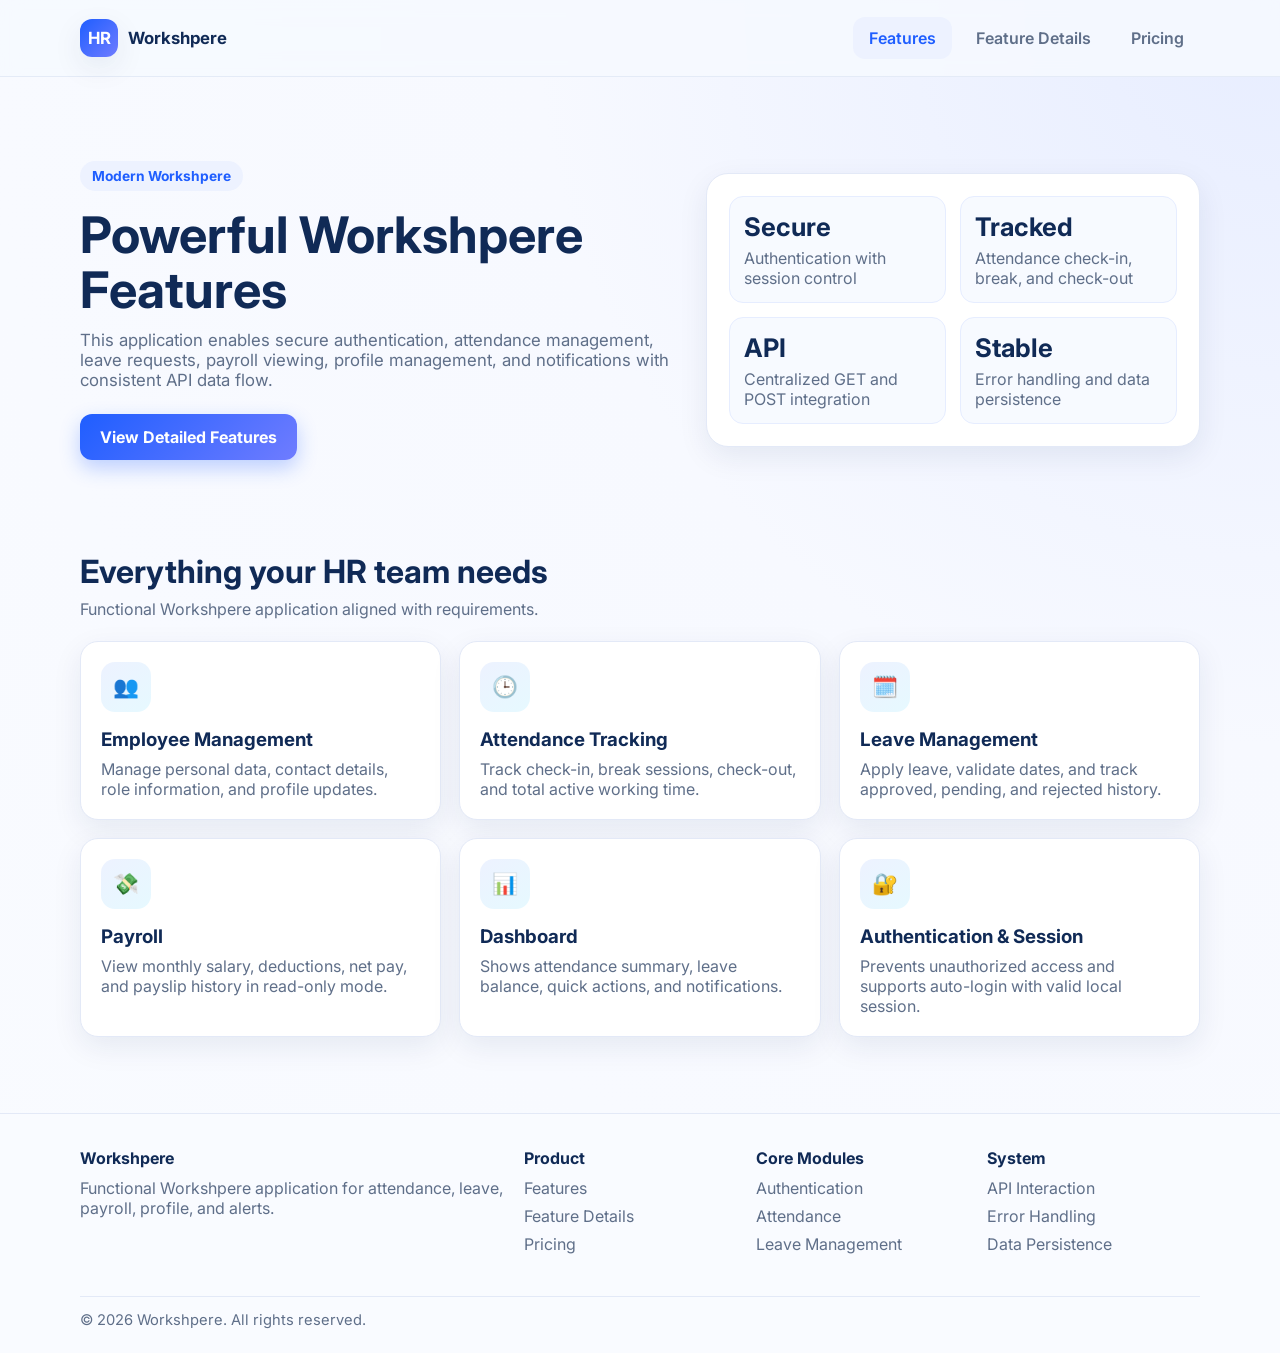
<file: index.html>
<!doctype html>
<html lang="en">
  <head>
    <meta charset="UTF-8" />
    <meta name="viewport" content="width=device-width, initial-scale=1.0" />
    <title>Workshpere - Powerful Workshpere Features</title>
    <link rel="preconnect" href="https://fonts.googleapis.com" />
    <link rel="preconnect" href="https://fonts.gstatic.com" crossorigin />
    <link
      href="https://fonts.googleapis.com/css2?family=Inter:wght@400;500;600;700;800&display=swap"
      rel="stylesheet"
    />
    <link rel="stylesheet" href="styles.css" />
  </head>
  <body>
    <header class="site-header">
      <div class="container navbar">
        <a class="brand" href="index.html">
          <span class="brand-badge">HR</span>
          Workshpere
        </a>
        <nav class="nav-links">
          <a class="active" href="index.html">Features</a>
          <a href="feature-details.html">Feature Details</a>
          <a href="pricing.html">Pricing</a>
        </nav>
      </div>
    </header>

    <main>
      <section class="hero">
        <div class="container hero-grid">
          <div>
            <span class="pill">Modern Workshpere</span>
            <h1>Powerful Workshpere Features</h1>
            <p class="lead">
              This application enables secure authentication, attendance management, leave
              requests, payroll viewing, profile management, and notifications with consistent API
              data flow.
            </p>
            <a class="btn btn-primary" href="feature-details.html">View Detailed Features</a>
          </div>
          <aside class="hero-card">
            <div class="metric-grid">
              <div class="metric">
                <h3>Secure</h3>
                <p>Authentication with session control</p>
              </div>
              <div class="metric">
                <h3>Tracked</h3>
                <p>Attendance check-in, break, and check-out</p>
              </div>
              <div class="metric">
                <h3>API</h3>
                <p>Centralized GET and POST integration</p>
              </div>
              <div class="metric">
                <h3>Stable</h3>
                <p>Error handling and data persistence</p>
              </div>
            </div>
          </aside>
        </div>
      </section>

      <section>
        <div class="container">
          <div class="section-head">
            <h2 class="section-title">Everything your HR team needs</h2>
            <p class="section-subtitle">
            Functional Workshpere application aligned with requirements.
            </p>
          </div>
          <div class="feature-grid">
            <article class="card">
              <div class="icon">👥</div>
              <h3>Employee Management</h3>
              <p>Manage personal data, contact details, role information, and profile updates.</p>
            </article>
            <article class="card">
              <div class="icon">🕒</div>
              <h3>Attendance Tracking</h3>
              <p>Track check-in, break sessions, check-out, and total active working time.</p>
            </article>
            <article class="card">
              <div class="icon">🗓️</div>
              <h3>Leave Management</h3>
              <p>Apply leave, validate dates, and track approved, pending, and rejected history.</p>
            </article>
            <article class="card">
              <div class="icon">💸</div>
              <h3>Payroll</h3>
              <p>View monthly salary, deductions, net pay, and payslip history in read-only mode.</p>
            </article>
            <article class="card">
              <div class="icon">📊</div>
              <h3>Dashboard</h3>
              <p>Shows attendance summary, leave balance, quick actions, and notifications.</p>
            </article>
            <article class="card">
              <div class="icon">🔐</div>
              <h3>Authentication & Session</h3>
              <p>Prevents unauthorized access and supports auto-login with valid local session.</p>
            </article>
          </div>
        </div>
      </section>
    </main>

    <footer class="site-footer">
      <div class="container footer-grid">
        <div>
          <h4>Workshpere</h4>
          <p>Functional Workshpere application for attendance, leave, payroll, profile, and alerts.</p>
        </div>
        <div>
          <h4>Product</h4>
          <a href="index.html">Features</a>
          <a href="feature-details.html">Feature Details</a>
          <a href="pricing.html">Pricing</a>
        </div>
        <div>
          <h4>Core Modules</h4>
          <a href="feature-details.html">Authentication</a>
          <a href="feature-details.html">Attendance</a>
          <a href="feature-details.html">Leave Management</a>
        </div>
        <div>
          <h4>System</h4>
          <a href="feature-details.html">API Interaction</a>
          <a href="feature-details.html">Error Handling</a>
          <a href="feature-details.html">Data Persistence</a>
        </div>
      </div>
      <div class="container copyright">© 2026 Workshpere. All rights reserved.</div>
    </footer>
  </body>
</html>
</file>
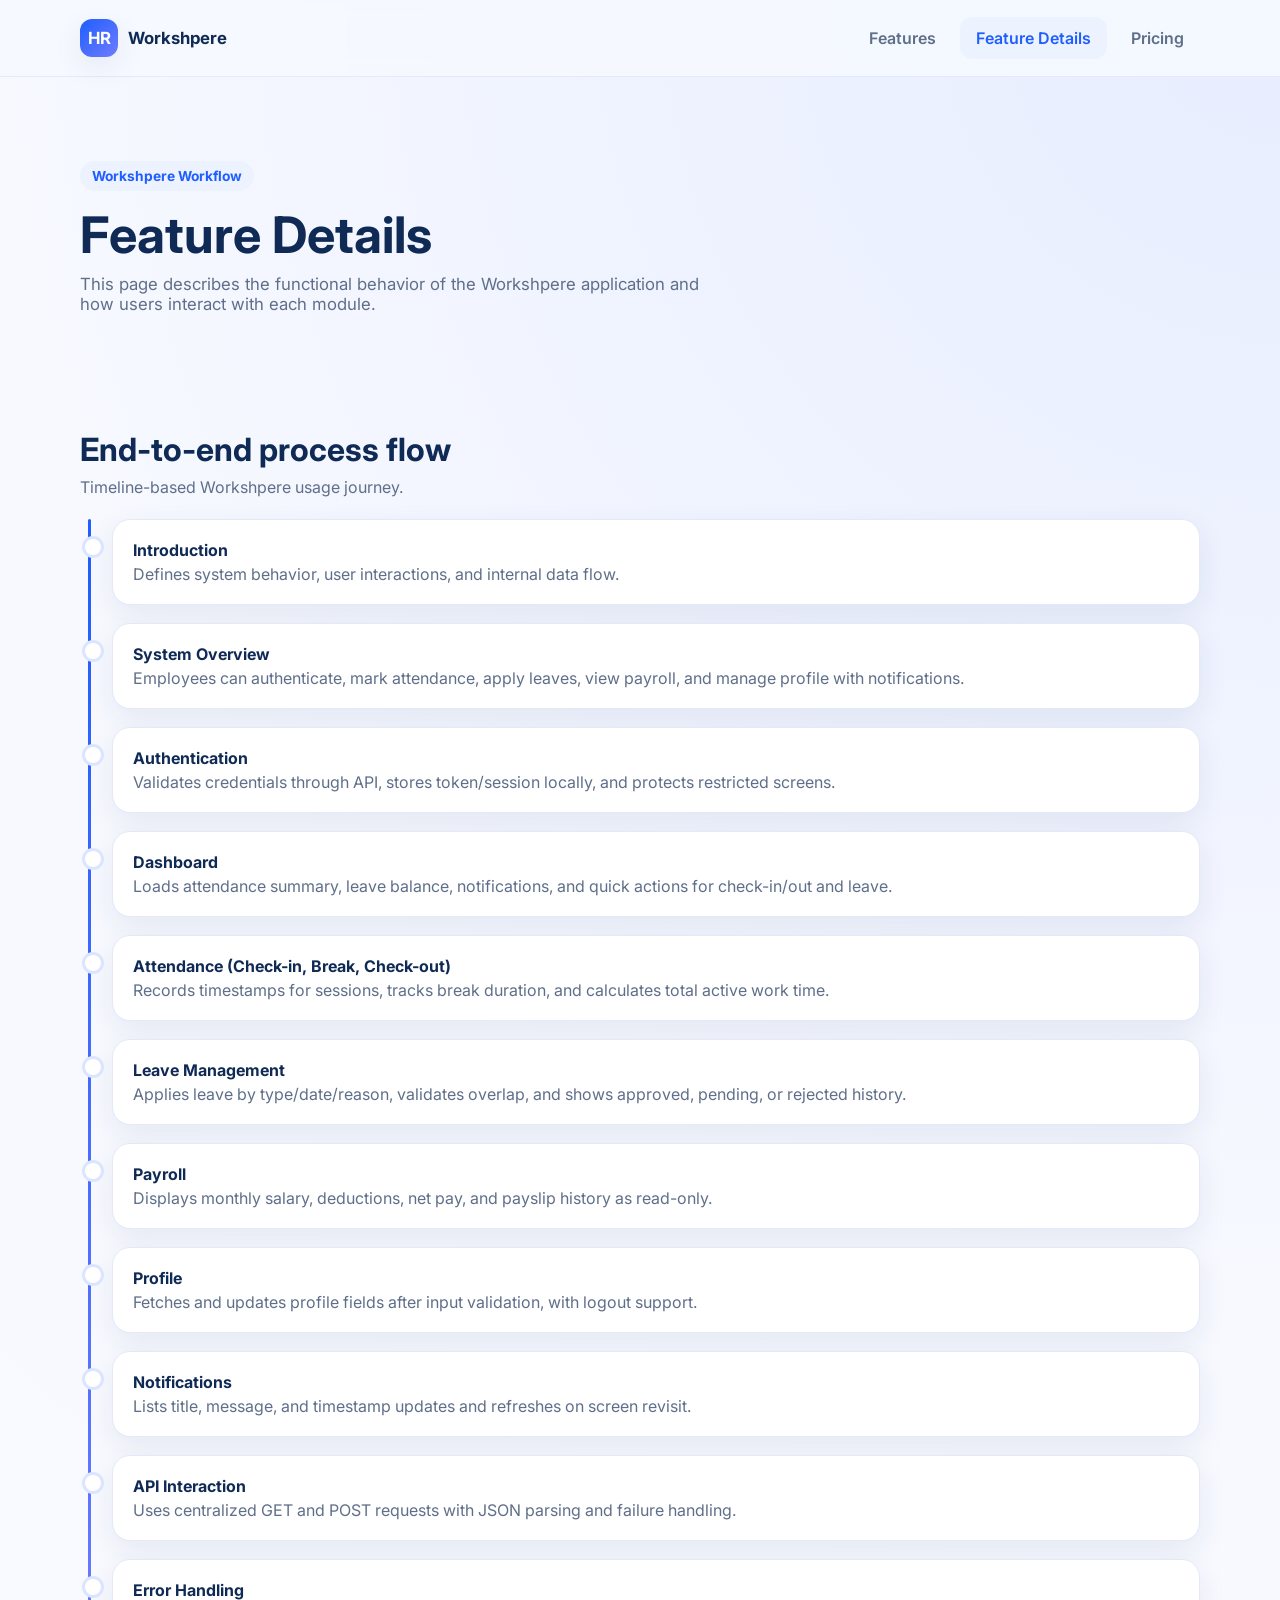
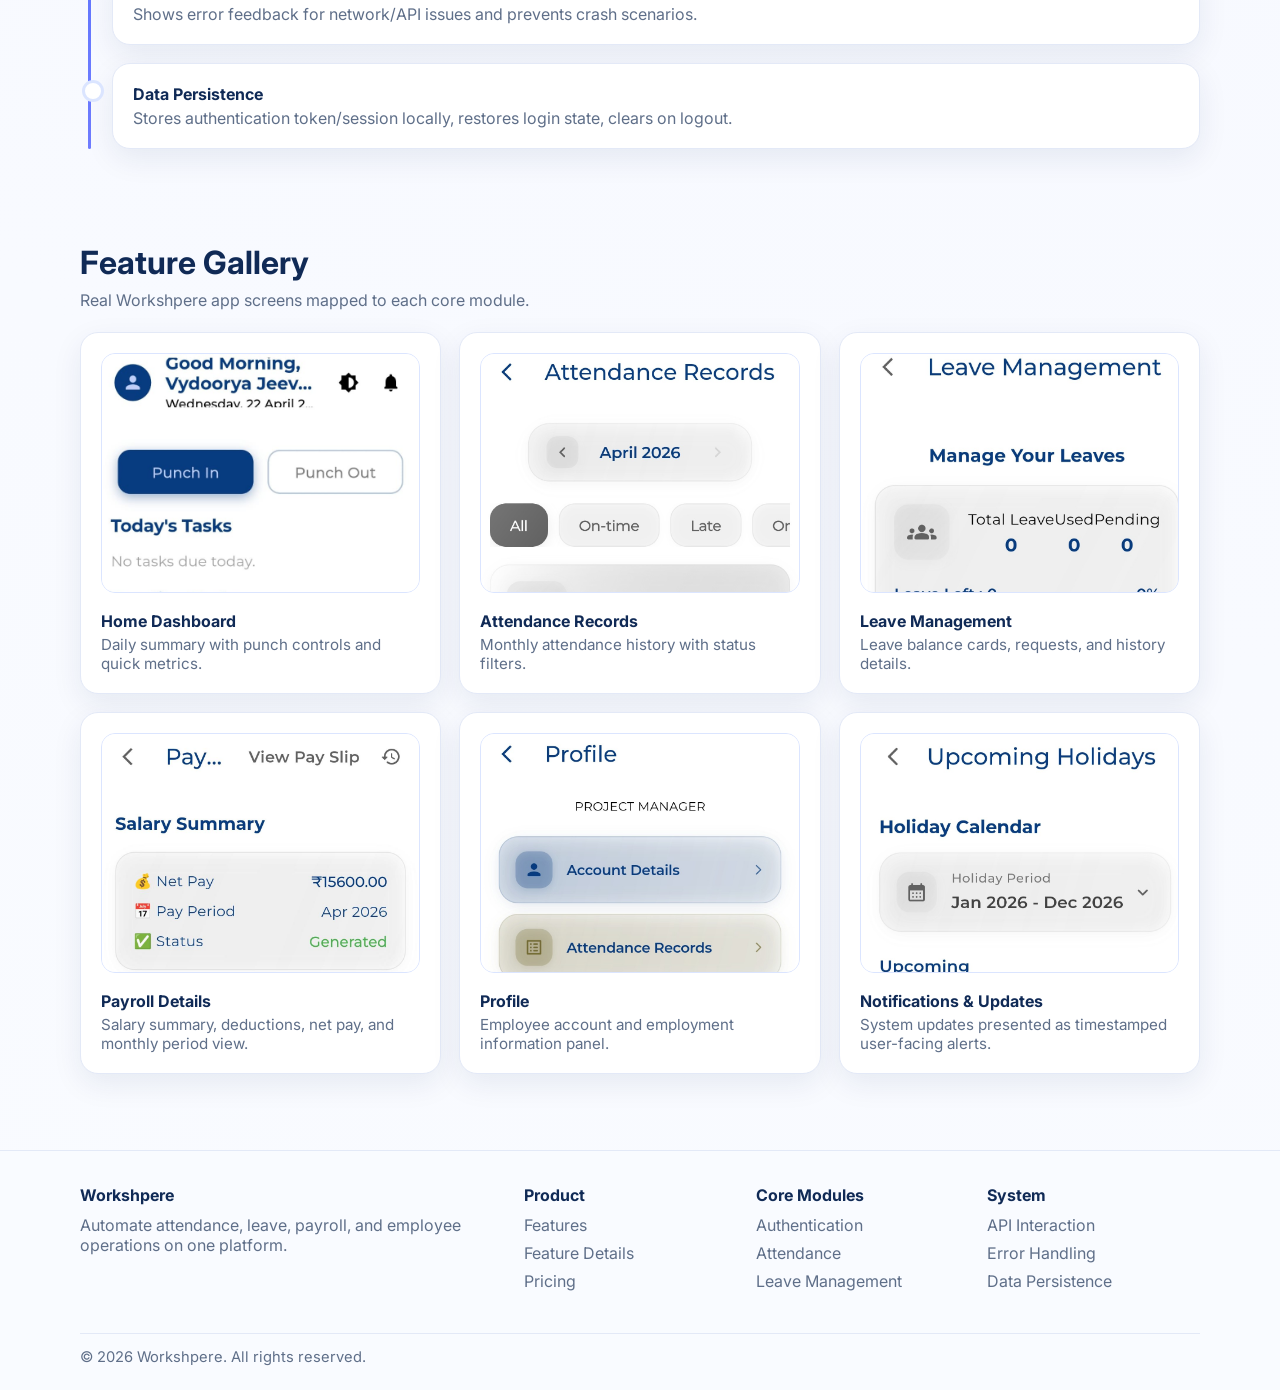
<file: feature-details.html>
<!doctype html>
<html lang="en">
  <head>
    <meta charset="UTF-8" />
    <meta name="viewport" content="width=device-width, initial-scale=1.0" />
    <title>Workshpere - Feature Details</title>
    <link rel="preconnect" href="https://fonts.googleapis.com" />
    <link rel="preconnect" href="https://fonts.gstatic.com" crossorigin />
    <link
      href="https://fonts.googleapis.com/css2?family=Inter:wght@400;500;600;700;800&display=swap"
      rel="stylesheet"
    />
    <link rel="stylesheet" href="styles.css" />
  </head>
  <body>
    <header class="site-header">
      <div class="container navbar">
        <a class="brand" href="index.html">
          <span class="brand-badge">HR</span>
          Workshpere
        </a>
        <nav class="nav-links">
          <a href="index.html">Features</a>
          <a class="active" href="feature-details.html">Feature Details</a>
          <a href="pricing.html">Pricing</a>
        </nav>
      </div>
    </header>

    <main>
      <section class="hero">
        <div class="container">
          <span class="pill">Workshpere Workflow</span>
          <h1>Feature Details</h1>
          <p class="lead">
            This page describes the functional behavior of the Workshpere application and how users
            interact with each module.
          </p>
        </div>
      </section>

      <section>
        <div class="container">
          <div class="section-head">
            <h2 class="section-title">End-to-end process flow</h2>
            <p class="section-subtitle">Timeline-based Workshpere usage journey.</p>
          </div>
          <div class="timeline">
            <article class="card step">
              <strong>Introduction</strong>
              <p>Defines system behavior, user interactions, and internal data flow.</p>
            </article>
            <article class="card step">
              <strong>System Overview</strong>
              <p>
                Employees can authenticate, mark attendance, apply leaves, view payroll, and manage
                profile with notifications.
              </p>
            </article>
            <article class="card step">
              <strong>Authentication</strong>
              <p>
                Validates credentials through API, stores token/session locally, and protects
                restricted screens.
              </p>
            </article>
            <article class="card step">
              <strong>Dashboard</strong>
              <p>
                Loads attendance summary, leave balance, notifications, and quick actions for
                check-in/out and leave.
              </p>
            </article>
            <article class="card step">
              <strong>Attendance (Check-in, Break, Check-out)</strong>
              <p>
                Records timestamps for sessions, tracks break duration, and calculates total active
                work time.
              </p>
            </article>
            <article class="card step">
              <strong>Leave Management</strong>
              <p>
                Applies leave by type/date/reason, validates overlap, and shows approved, pending,
                or rejected history.
              </p>
            </article>
            <article class="card step">
              <strong>Payroll</strong>
              <p>Displays monthly salary, deductions, net pay, and payslip history as read-only.</p>
            </article>
            <article class="card step">
              <strong>Profile</strong>
              <p>Fetches and updates profile fields after input validation, with logout support.</p>
            </article>
            <article class="card step">
              <strong>Notifications</strong>
              <p>Lists title, message, and timestamp updates and refreshes on screen revisit.</p>
            </article>
            <article class="card step">
              <strong>API Interaction</strong>
              <p>Uses centralized GET and POST requests with JSON parsing and failure handling.</p>
            </article>
            <article class="card step">
              <strong>Error Handling</strong>
              <p>Shows error feedback for network/API issues and prevents crash scenarios.</p>
            </article>
            <article class="card step">
              <strong>Data Persistence</strong>
              <p>Stores authentication token/session locally, restores login state, clears on logout.</p>
            </article>
          </div>
        </div>
      </section>

      <section>
        <div class="container">
          <div class="section-head">
            <h2 class="section-title">Feature Gallery</h2>
            <p class="section-subtitle">
              Real Workshpere app screens mapped to each core module.
            </p>
          </div>
          <div class="screenshots-grid">
            <article class="card shot">
              <img
                class="shot-image"
                src="images/dashboard.jpeg"
                alt="Workshpere home dashboard "
                loading="lazy"
              />
              <h4>Home Dashboard</h4>
              <p>Daily summary with punch controls and quick metrics.</p>
            </article>
            <article class="card shot">
              <img
                class="shot-image"
                src="images/attendence.jpeg"
                alt="Attendance records"
                loading="lazy"
              />
              <h4>Attendance Records</h4>
              <p>Monthly attendance history with status filters.</p>
            </article>
            <article class="card shot">
              <img
                class="shot-image"
                src="images/leave.jpeg"
                alt="Leave management "
                loading="lazy"
              />
              <h4>Leave Management</h4>
              <p>Leave balance cards, requests, and history details.</p>
            </article>
            <article class="card shot">
              <img
                class="shot-image"
                src="images/payroll.jpeg"
                alt="Payroll summary"
                loading="lazy"
              />
              <h4>Payroll Details</h4>
              <p>Salary summary, deductions, net pay, and monthly period view.</p>
            </article>
            <article class="card shot">
              <img
                class="shot-image"
                src="images/profile.jpeg"
                alt="Profile page"
                loading="lazy"
              />
              <h4>Profile</h4>
              <p>Employee account and employment information panel.</p>
            </article>
            <article class="card shot">
              <img
                class="shot-image"
                src="images/holiday.jpeg"
                alt="Upcoming holidays"
                loading="lazy"
              />
              <h4>Notifications & Updates</h4>
              <p>System updates presented as timestamped user-facing alerts.</p>
            </article>
          </div>
        </div>
      </section>
    </main>

    <footer class="site-footer">
      <div class="container footer-grid">
        <div>
          <h4>Workshpere</h4>
          <p>Automate attendance, leave, payroll, and employee operations on one platform.</p>
        </div>
        <div>
          <h4>Product</h4>
          <a href="index.html">Features</a>
          <a href="feature-details.html">Feature Details</a>
          <a href="pricing.html">Pricing</a>
        </div>
        <div>
          <h4>Core Modules</h4>
          <a href="feature-details.html">Authentication</a>
          <a href="feature-details.html">Attendance</a>
          <a href="feature-details.html">Leave Management</a>
        </div>
        <div>
          <h4>System</h4>
          <a href="feature-details.html">API Interaction</a>
          <a href="feature-details.html">Error Handling</a>
          <a href="feature-details.html">Data Persistence</a>
        </div>
      </div>
      <div class="container copyright">© 2026 Workshpere. All rights reserved.</div>
    </footer>

    <div class="image-modal" id="imageModal" aria-hidden="true">
      <button class="image-modal-close" id="imageModalClose" aria-label="Close image popup">
        ×
      </button>
      <img id="imageModalContent" alt="Full-size image preview" />
    </div>

    <script>
      const modal = document.getElementById("imageModal");
      const modalImg = document.getElementById("imageModalContent");
      const closeBtn = document.getElementById("imageModalClose");
      const galleryImages = document.querySelectorAll(".shot-image");

      const closeModal = () => {
        modal.classList.remove("open");
        modal.setAttribute("aria-hidden", "true");
        document.body.style.overflow = "";
      };

      galleryImages.forEach((image) => {
        image.addEventListener("click", () => {
          modalImg.src = image.src;
          modalImg.alt = image.alt;
          modal.classList.add("open");
          modal.setAttribute("aria-hidden", "false");
          document.body.style.overflow = "hidden";
        });
      });

      closeBtn.addEventListener("click", closeModal);
      modal.addEventListener("click", (event) => {
        if (event.target === modal) closeModal();
      });
      document.addEventListener("keydown", (event) => {
        if (event.key === "Escape" && modal.classList.contains("open")) closeModal();
      });
    </script>
  </body>
</html>
</file>
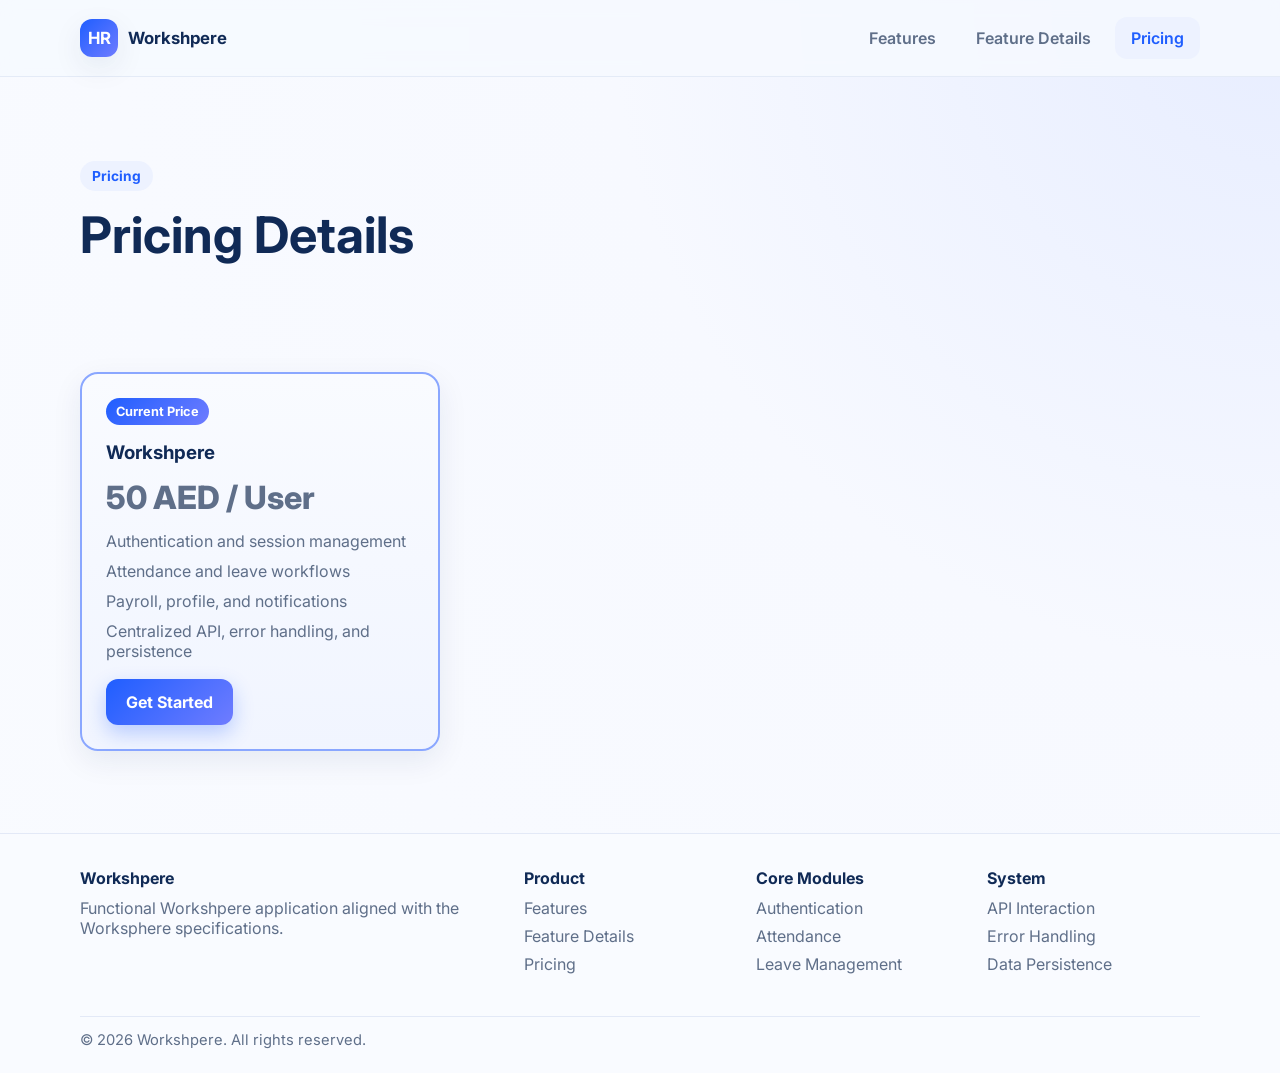
<file: pricing.html>
<!doctype html>
<html lang="en">
  <head>
    <meta charset="UTF-8" />
    <meta name="viewport" content="width=device-width, initial-scale=1.0" />
    <title>Workshpere - Pricing</title>
    <link rel="preconnect" href="https://fonts.googleapis.com" />
    <link rel="preconnect" href="https://fonts.gstatic.com" crossorigin />
    <link
      href="https://fonts.googleapis.com/css2?family=Inter:wght@400;500;600;700;800&display=swap"
      rel="stylesheet"
    />
    <link rel="stylesheet" href="styles.css" />
  </head>
  <body>
    <header class="site-header">
      <div class="container navbar">
        <a class="brand" href="index.html">
          <span class="brand-badge">HR</span>
          Workshpere
        </a>
        <nav class="nav-links">
          <a href="index.html">Features</a>
          <a href="feature-details.html">Feature Details</a>
          <a class="active" href="pricing.html">Pricing</a>
        </nav>
      </div>
    </header>

    <main>
      <section class="hero">
        <div class="container">
          <span class="pill">Pricing</span>
          <h1>Pricing Details</h1>
          <p class="lead">
          </p>
        </div>
      </section>

      <section>
        <div class="container">
          <div class="pricing-grid">
            <article class="card pricing-card pricing-featured">
              <span class="pricing-badge">Current Price</span>
              <h3>Workshpere</h3>
              <p class="price">50 AED / User</p>
              <ul>
                <li>Authentication and session management</li>
                <li>Attendance and leave workflows</li>
                <li>Payroll, profile, and notifications</li>
                <li>Centralized API, error handling, and persistence</li>
              </ul>
              <a class="btn btn-primary" href="#">Get Started</a>
            </article>
          </div>
        </div>
      </section>
    </main>

    <footer class="site-footer">
      <div class="container footer-grid">
        <div>
          <h4>Workshpere</h4>
          <p>Functional Workshpere application aligned with the Worksphere specifications.</p>
        </div>
        <div>
          <h4>Product</h4>
          <a href="index.html">Features</a>
          <a href="feature-details.html">Feature Details</a>
          <a href="pricing.html">Pricing</a>
        </div>
        <div>
          <h4>Core Modules</h4>
          <a href="feature-details.html">Authentication</a>
          <a href="feature-details.html">Attendance</a>
          <a href="feature-details.html">Leave Management</a>
        </div>
        <div>
          <h4>System</h4>
          <a href="feature-details.html">API Interaction</a>
          <a href="feature-details.html">Error Handling</a>
          <a href="feature-details.html">Data Persistence</a>
        </div>
      </div>
      <div class="container copyright">© 2026 Workshpere. All rights reserved.</div>
    </footer>
  </body>
</html>
</file>
<file: styles.css>
:root {
  --bg: #f6f9ff;
  --surface: #ffffff;
  --text: #102a56;
  --muted: #5f6f89;
  --primary: #1f5eff;
  --primary-dark: #143fb0;
  --accent: #6f7cff;
  --success: #1fa971;
  --border: #e3e9f7;
  --shadow: 0 10px 30px rgba(15, 40, 95, 0.08);
  --radius: 18px;
}

* {
  box-sizing: border-box;
}

html,
body {
  margin: 0;
  padding: 0;
  font-family: "Inter", "Segoe UI", Arial, sans-serif;
  color: var(--text);
  background: radial-gradient(circle at top right, #e7edff 0, #f7f9ff 40%, #f9fbff 100%);
}

a {
  color: inherit;
  text-decoration: none;
}

.container {
  width: min(1120px, 92%);
  margin: 0 auto;
}

.site-header {
  position: sticky;
  top: 0;
  z-index: 100;
  backdrop-filter: blur(10px);
  background: rgba(246, 249, 255, 0.85);
  border-bottom: 1px solid rgba(227, 233, 247, 0.9);
}

.navbar {
  display: flex;
  align-items: center;
  justify-content: space-between;
  min-height: 76px;
}

.brand {
  display: flex;
  align-items: center;
  gap: 10px;
  font-size: 1.05rem;
  font-weight: 700;
}

.brand-badge {
  width: 38px;
  height: 38px;
  display: grid;
  place-items: center;
  border-radius: 12px;
  color: #fff;
  background: linear-gradient(135deg, var(--primary), var(--accent));
  box-shadow: var(--shadow);
}

.nav-links {
  display: flex;
  align-items: center;
  gap: 8px;
}

.nav-links a {
  padding: 11px 16px;
  border-radius: 12px;
  font-weight: 600;
  color: var(--muted);
  transition: 0.25s ease;
}

.nav-links a:hover,
.nav-links a.active {
  color: var(--primary);
  background: #edf2ff;
}

.btn {
  display: inline-block;
  border: none;
  border-radius: 12px;
  padding: 13px 20px;
  font-weight: 700;
  cursor: pointer;
  transition: transform 0.25s ease, box-shadow 0.25s ease, background 0.25s ease;
}

.btn-primary {
  color: #fff;
  background: linear-gradient(135deg, var(--primary), var(--accent));
  box-shadow: 0 8px 20px rgba(31, 94, 255, 0.28);
}

.btn-secondary {
  background: #edf2ff;
  color: var(--primary);
}

.btn:hover {
  transform: translateY(-2px);
}

.hero {
  padding: 84px 0 54px;
}

.hero-grid {
  display: grid;
  grid-template-columns: 1.2fr 1fr;
  gap: 34px;
  align-items: center;
}

.pill {
  display: inline-flex;
  align-items: center;
  gap: 8px;
  padding: 7px 12px;
  font-size: 0.86rem;
  border-radius: 999px;
  background: #edf2ff;
  color: var(--primary);
  font-weight: 700;
}

h1 {
  margin: 16px 0 12px;
  font-size: clamp(2rem, 5vw, 3.15rem);
  line-height: 1.1;
}

.lead {
  margin: 0 0 24px;
  color: var(--muted);
  font-size: 1.05rem;
  max-width: 620px;
}

.hero-card {
  background: var(--surface);
  border: 1px solid var(--border);
  border-radius: 22px;
  padding: 22px;
  box-shadow: var(--shadow);
}

.metric-grid {
  display: grid;
  grid-template-columns: repeat(2, 1fr);
  gap: 14px;
}

.metric {
  background: #f7faff;
  border: 1px solid #e6edff;
  border-radius: 14px;
  padding: 14px;
}

.metric h3 {
  margin: 0;
  font-size: 1.6rem;
}

.metric p {
  margin: 6px 0 0;
  color: var(--muted);
}

section {
  padding: 38px 0;
}

.section-head {
  margin-bottom: 22px;
}

.section-title {
  margin: 0 0 8px;
  font-size: clamp(1.4rem, 3.2vw, 2rem);
}

.section-subtitle {
  margin: 0;
  color: var(--muted);
}

.feature-grid {
  display: grid;
  grid-template-columns: repeat(3, minmax(0, 1fr));
  gap: 18px;
}

.card {
  background: var(--surface);
  border-radius: var(--radius);
  border: 1px solid var(--border);
  box-shadow: var(--shadow);
  padding: 20px;
  transition: transform 0.3s ease, box-shadow 0.3s ease;
}

.card:hover {
  transform: translateY(-5px);
  box-shadow: 0 18px 32px rgba(15, 40, 95, 0.12);
}

.icon {
  width: 50px;
  height: 50px;
  border-radius: 14px;
  display: grid;
  place-items: center;
  background: linear-gradient(145deg, #edf2ff, #e6f9ff);
  color: var(--primary);
  font-size: 1.3rem;
}

.card h3 {
  margin: 16px 0 8px;
}

.card p {
  margin: 0;
  color: var(--muted);
}

.timeline {
  position: relative;
  margin-left: 8px;
  padding-left: 24px;
}

.timeline::before {
  content: "";
  position: absolute;
  top: 0;
  bottom: 0;
  left: 0;
  width: 3px;
  background: linear-gradient(var(--primary), var(--accent));
  border-radius: 999px;
}

.step {
  position: relative;
  margin-bottom: 18px;
}

.step::before {
  content: "";
  position: absolute;
  left: -31px;
  top: 16px;
  width: 16px;
  height: 16px;
  border: 3px solid #dbe5ff;
  border-radius: 999px;
  background: #fff;
}

.step strong {
  display: block;
  margin-bottom: 4px;
}

.screenshots-grid {
  display: grid;
  grid-template-columns: repeat(3, minmax(0, 1fr));
  gap: 18px;
}

.shot {
  overflow: hidden;
}

.shot-preview {
  height: 170px;
  border-radius: 14px;
  background: linear-gradient(125deg, #d9e5ff, #eef4ff 60%, #d8fff2);
  display: grid;
  place-items: center;
  color: #2f4d8a;
  font-weight: 700;
  border: 1px dashed #bfcdf3;
}

.shot-image {
  width: 100%;
  height: 240px;
  object-fit: cover;
  object-position: top center;
  border-radius: 14px;
  border: 1px solid #dbe5ff;
  background: #f5f8ff;
  transition: transform 0.35s ease;
  cursor: zoom-in;
}

.shot:hover .shot-image {
  transform: scale(1.02);
}

.image-modal {
  position: fixed;
  inset: 0;
  z-index: 9999;
  display: none;
  align-items: center;
  justify-content: center;
  padding: 24px;
  background: rgba(9, 19, 42, 0.88);
}

.image-modal.open {
  display: flex;
}

.image-modal img {
  max-width: min(1100px, 95vw);
  max-height: 88vh;
  border-radius: 16px;
  box-shadow: 0 24px 50px rgba(0, 0, 0, 0.45);
  border: 1px solid rgba(255, 255, 255, 0.2);
}

.image-modal-close {
  position: absolute;
  top: 18px;
  right: 18px;
  width: 42px;
  height: 42px;
  border: none;
  border-radius: 999px;
  font-size: 1.8rem;
  line-height: 1;
  cursor: pointer;
  color: #fff;
  background: rgba(255, 255, 255, 0.18);
}

.image-modal-close:hover {
  background: rgba(255, 255, 255, 0.28);
}

.shot h4 {
  margin: 14px 0 4px;
}

.shot p {
  margin: 0;
  color: var(--muted);
  font-size: 0.95rem;
}

.pricing-grid {
  display: grid;
  grid-template-columns: repeat(3, minmax(0, 1fr));
  gap: 20px;
}

.pricing-card {
  padding: 24px;
}

.pricing-card .price {
  margin: 14px 0;
  font-size: 2rem;
  font-weight: 800;
}

.pricing-card ul {
  list-style: none;
  margin: 0 0 18px;
  padding: 0;
  color: var(--muted);
}

.pricing-card li {
  margin: 0 0 10px;
}

.pricing-featured {
  border: 2px solid #8aa7ff;
  transform: translateY(-6px);
  background: linear-gradient(180deg, #f9fbff 0%, #f1f5ff 100%);
}

.pricing-badge {
  display: inline-block;
  font-size: 0.8rem;
  color: #fff;
  background: linear-gradient(135deg, var(--primary), var(--accent));
  padding: 6px 10px;
  border-radius: 999px;
  font-weight: 700;
}

.site-footer {
  margin-top: 38px;
  border-top: 1px solid var(--border);
  background: #f9fbff;
}

.footer-grid {
  display: grid;
  grid-template-columns: 2fr 1fr 1fr 1fr;
  gap: 18px;
  padding: 34px 0;
}

.footer-grid h4 {
  margin: 0 0 10px;
}

.footer-grid p,
.footer-grid a {
  color: var(--muted);
  margin: 0 0 8px;
  display: block;
}

.copyright {
  border-top: 1px solid var(--border);
  color: var(--muted);
  font-size: 0.92rem;
  padding: 14px 0 24px;
}

@media (max-width: 980px) {
  .hero-grid,
  .feature-grid,
  .screenshots-grid,
  .pricing-grid,
  .footer-grid {
    grid-template-columns: 1fr 1fr;
  }
}

@media (max-width: 760px) {
  .navbar {
    flex-wrap: wrap;
    gap: 12px;
    padding: 12px 0;
  }

  .nav-links {
    width: 100%;
    justify-content: space-between;
  }

  .hero-grid,
  .feature-grid,
  .screenshots-grid,
  .pricing-grid,
  .footer-grid,
  .metric-grid {
    grid-template-columns: 1fr;
  }

  .hero {
    padding-top: 60px;
  }
}
</file>
